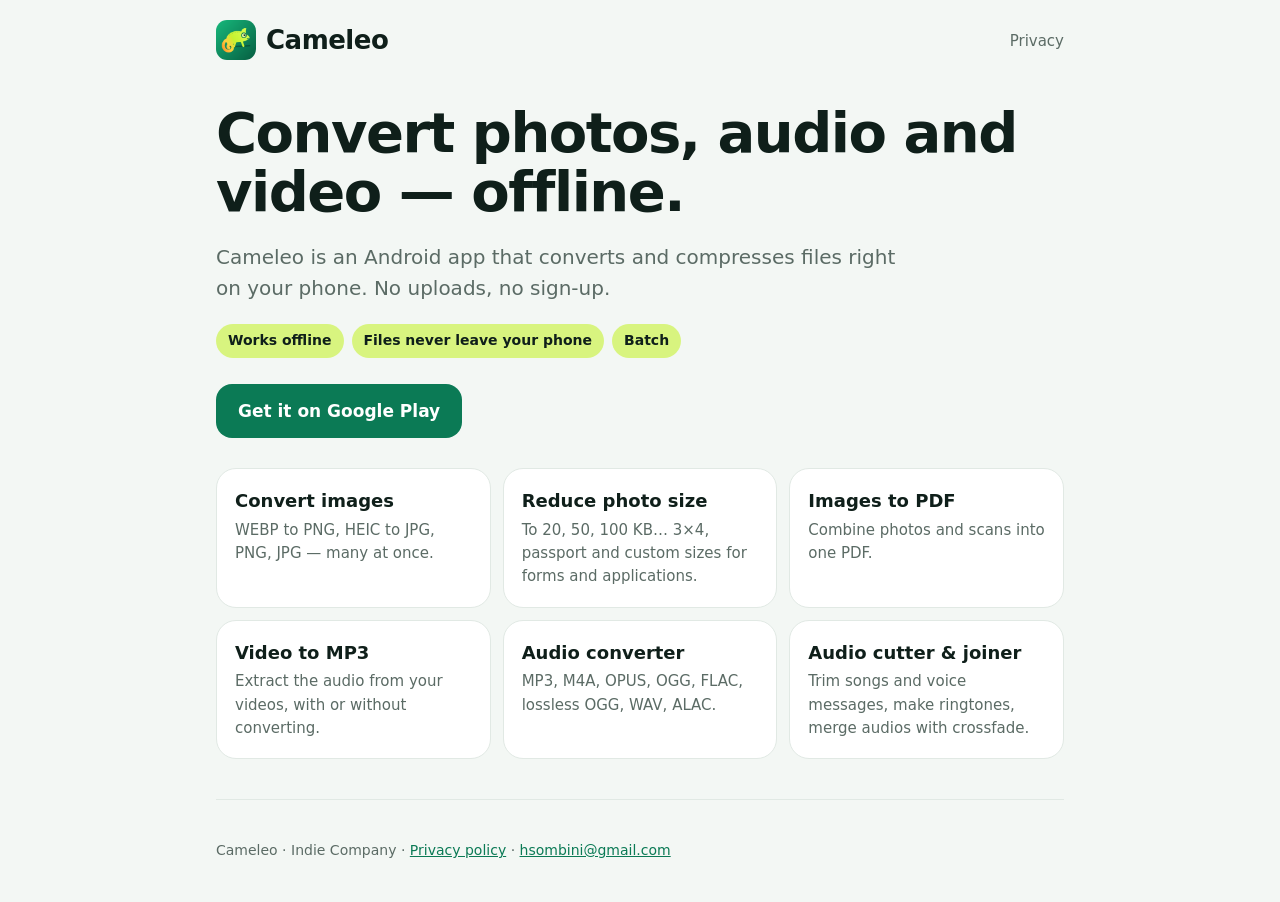
<file: index.html>
<!doctype html>
<html lang="en">
<head>
<meta charset="utf-8">
<meta name="viewport" content="width=device-width, initial-scale=1">
<title>Cameleo — Offline photo, audio &amp; video converter</title>
<meta name="description" content="Convert images (WEBP, HEIC, PNG, JPG), reduce photo size to KB, images to PDF, video to MP3, audio converter, cutter and joiner. 100% offline on Android.">
<link rel="icon" href="icon.png">
<link rel="stylesheet" href="style.css">
</head>
<body>
<div class="wrap">
  <header class="top">
    <a class="logo" href="./"><img src="icon.png" alt="">Cameleo</a>
    <nav class="top"><a href="privacy">Privacy</a></nav>
  </header>
  <h1>Convert photos, audio and video — offline.</h1>
  <p class="lead">Cameleo is an Android app that converts and compresses files right on your phone. No uploads, no sign-up.</p>
  <div class="badges"><span class="badge">Works offline</span><span class="badge">Files never leave your phone</span><span class="badge">Batch</span></div>
  <a class="cta" href="https://play.google.com/store/apps/details?id=tk.indiecompany.cameleo">Get it on Google Play</a>
  <div class="grid">
    <div class="card"><h3>Convert images</h3><p>WEBP to PNG, HEIC to JPG, PNG, JPG — many at once.</p></div>
    <div class="card"><h3>Reduce photo size</h3><p>To 20, 50, 100 KB… 3×4, passport and custom sizes for forms and applications.</p></div>
    <div class="card"><h3>Images to PDF</h3><p>Combine photos and scans into one PDF.</p></div>
    <div class="card"><h3>Video to MP3</h3><p>Extract the audio from your videos, with or without converting.</p></div>
    <div class="card"><h3>Audio converter</h3><p>MP3, M4A, OPUS, OGG, FLAC, lossless OGG, WAV, ALAC.</p></div>
    <div class="card"><h3>Audio cutter &amp; joiner</h3><p>Trim songs and voice messages, make ringtones, merge audios with crossfade.</p></div>
  </div>
  <footer>Cameleo · Indie Company · <a href="privacy">Privacy policy</a> · <a href="mailto:hsombini@gmail.com">hsombini@gmail.com</a></footer>
</div>
</body>
</html>
</file>
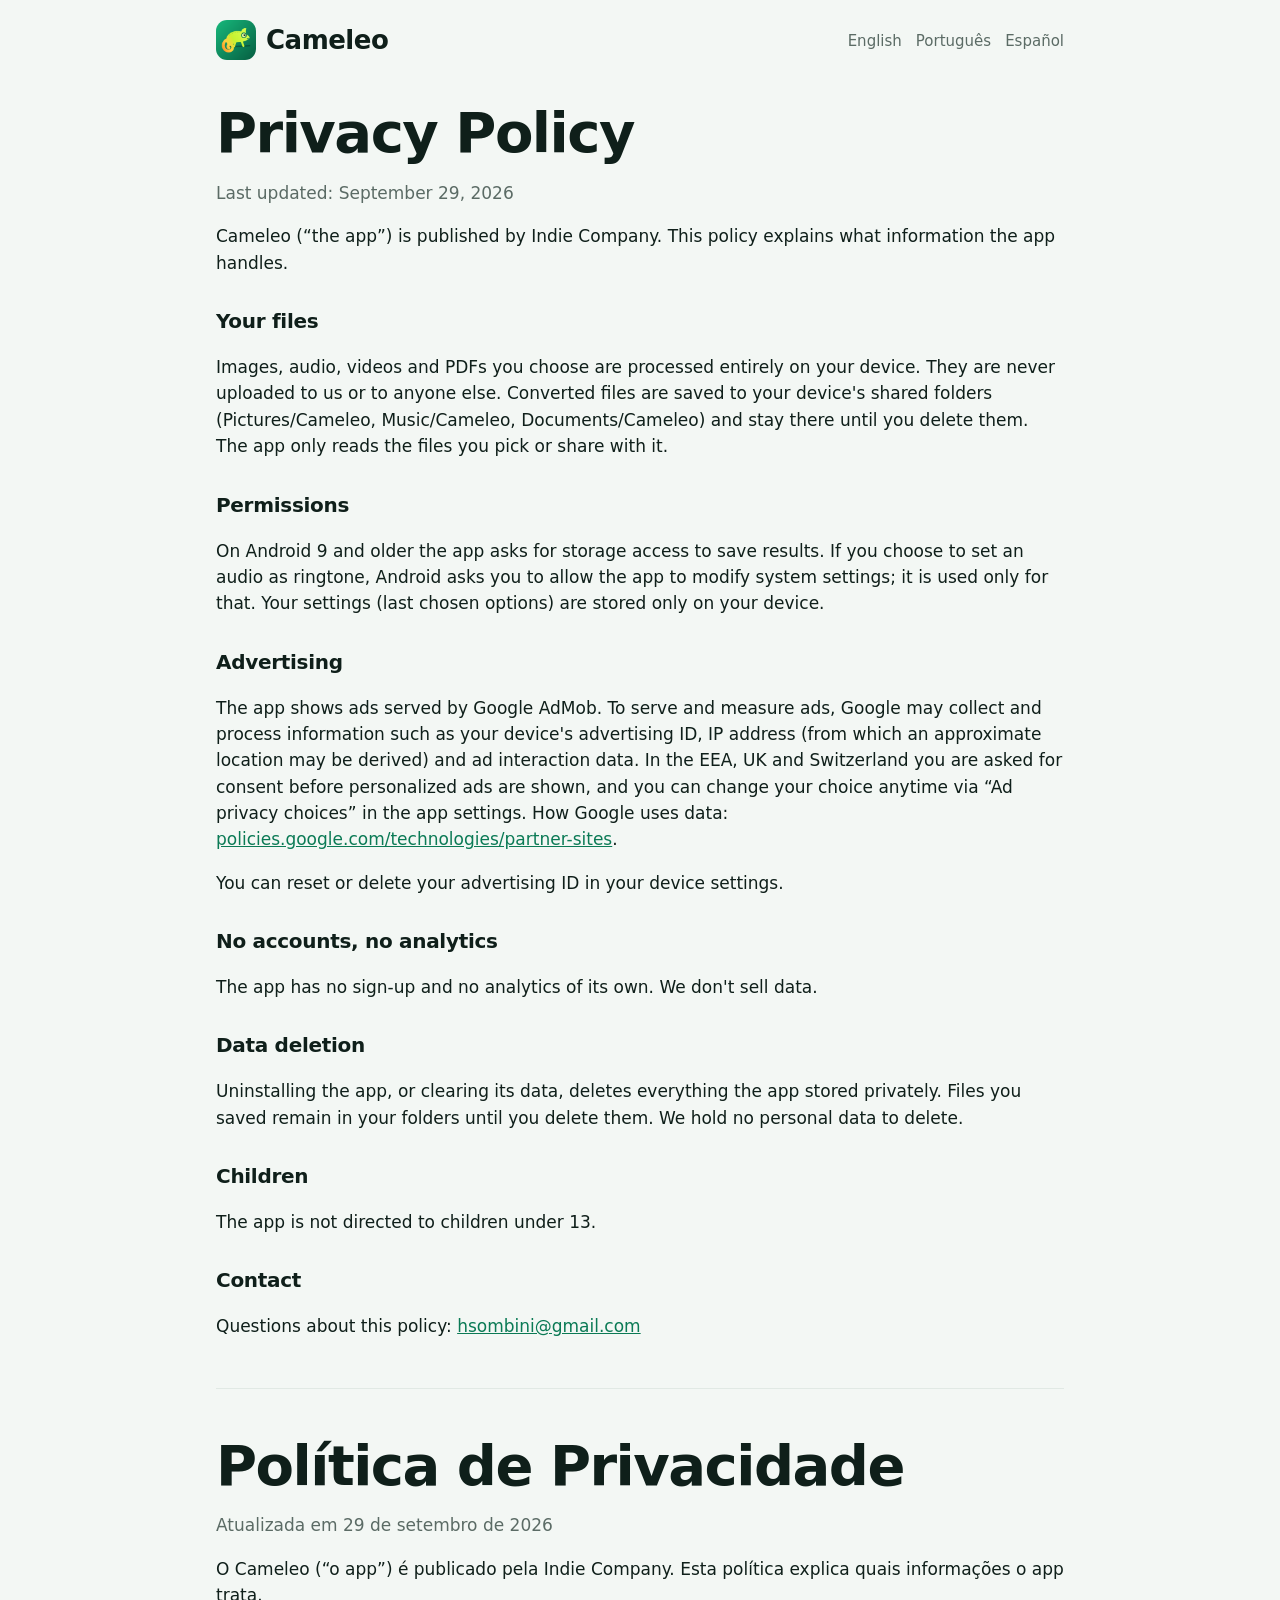
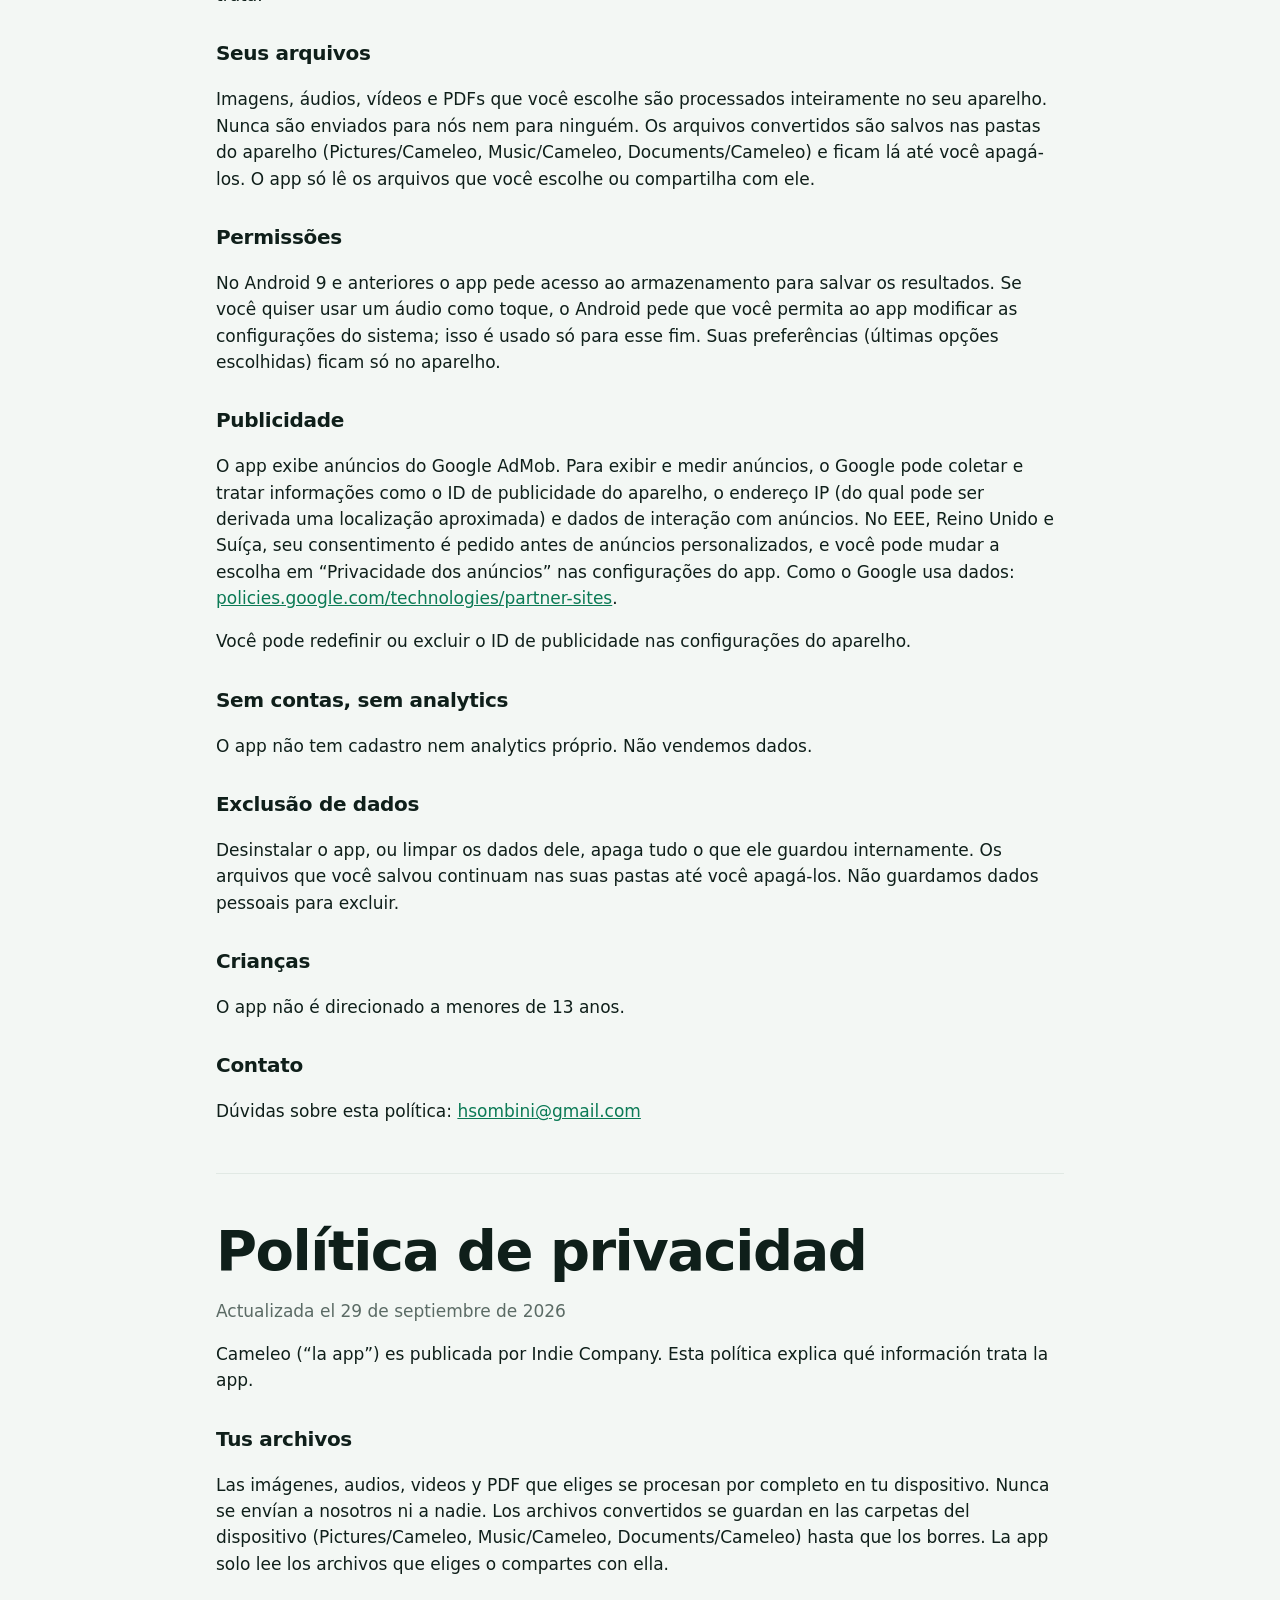
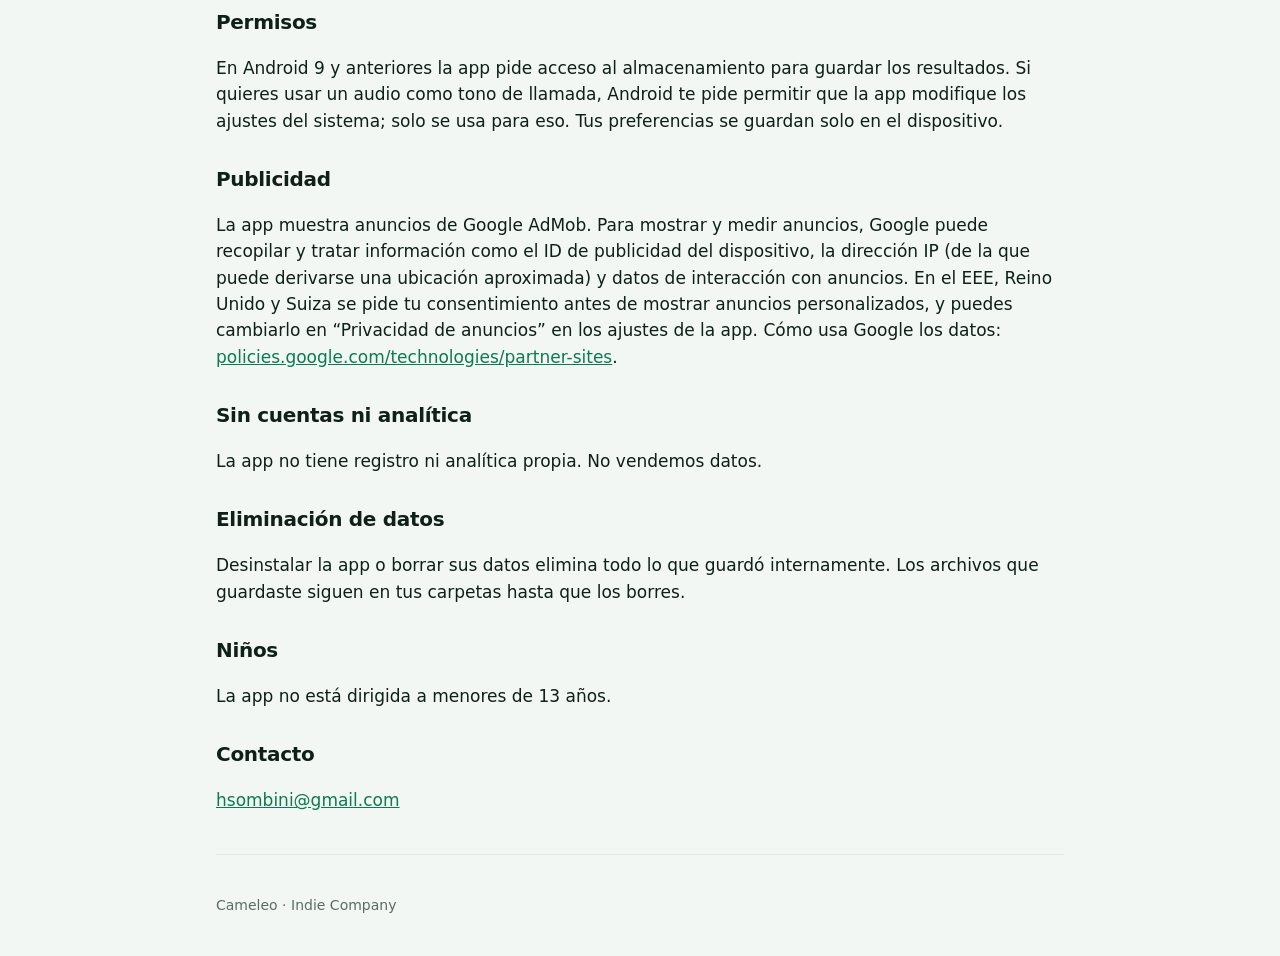
<file: privacy.html>
<!doctype html>
<html lang="en">
<head>
<meta charset="utf-8">
<meta name="viewport" content="width=device-width, initial-scale=1">
<title>Cameleo — Privacy Policy</title>
<link rel="icon" href="icon.png">
<link rel="stylesheet" href="style.css">
</head>
<body>
<div class="wrap doc">
  <header class="top">
    <a class="logo" href="./"><img src="icon.png" alt="">Cameleo</a>
    <nav class="top"><a href="#en">English</a><a href="#pt">Português</a><a href="#es">Español</a></nav>
  </header>

  <article id="en" lang="en">
    <h1>Privacy Policy</h1>
    <p class="muted">Last updated: September 29, 2026</p>
    <p>Cameleo (“the app”) is published by Indie Company. This policy explains what information the app handles.</p>
    <h2>Your files</h2>
    <p>Images, audio, videos and PDFs you choose are processed entirely on your device. They are never uploaded to us or to anyone else. Converted files are saved to your device's shared folders (Pictures/Cameleo, Music/Cameleo, Documents/Cameleo) and stay there until you delete them. The app only reads the files you pick or share with it.</p>
    <h2>Permissions</h2>
    <p>On Android 9 and older the app asks for storage access to save results. If you choose to set an audio as ringtone, Android asks you to allow the app to modify system settings; it is used only for that. Your settings (last chosen options) are stored only on your device.</p>
    <h2>Advertising</h2>
    <p>The app shows ads served by Google AdMob. To serve and measure ads, Google may collect and process information such as your device's advertising ID, IP address (from which an approximate location may be derived) and ad interaction data. In the EEA, UK and Switzerland you are asked for consent before personalized ads are shown, and you can change your choice anytime via “Ad privacy choices” in the app settings. How Google uses data: <a href="https://policies.google.com/technologies/partner-sites">policies.google.com/technologies/partner-sites</a>.</p>
    <p>You can reset or delete your advertising ID in your device settings.</p>
    <h2>No accounts, no analytics</h2>
    <p>The app has no sign-up and no analytics of its own. We don't sell data.</p>
    <h2>Data deletion</h2>
    <p>Uninstalling the app, or clearing its data, deletes everything the app stored privately. Files you saved remain in your folders until you delete them. We hold no personal data to delete.</p>
    <h2>Children</h2>
    <p>The app is not directed to children under 13.</p>
    <h2>Contact</h2>
    <p>Questions about this policy: <a href="mailto:hsombini@gmail.com">hsombini@gmail.com</a></p>
  </article>

  <hr style="margin:48px 0;border:0;border-top:1px solid var(--line)">

  <article id="pt" lang="pt-BR">
    <h1>Política de Privacidade</h1>
    <p class="muted">Atualizada em 29 de setembro de 2026</p>
    <p>O Cameleo (“o app”) é publicado pela Indie Company. Esta política explica quais informações o app trata.</p>
    <h2>Seus arquivos</h2>
    <p>Imagens, áudios, vídeos e PDFs que você escolhe são processados inteiramente no seu aparelho. Nunca são enviados para nós nem para ninguém. Os arquivos convertidos são salvos nas pastas do aparelho (Pictures/Cameleo, Music/Cameleo, Documents/Cameleo) e ficam lá até você apagá-los. O app só lê os arquivos que você escolhe ou compartilha com ele.</p>
    <h2>Permissões</h2>
    <p>No Android 9 e anteriores o app pede acesso ao armazenamento para salvar os resultados. Se você quiser usar um áudio como toque, o Android pede que você permita ao app modificar as configurações do sistema; isso é usado só para esse fim. Suas preferências (últimas opções escolhidas) ficam só no aparelho.</p>
    <h2>Publicidade</h2>
    <p>O app exibe anúncios do Google AdMob. Para exibir e medir anúncios, o Google pode coletar e tratar informações como o ID de publicidade do aparelho, o endereço IP (do qual pode ser derivada uma localização aproximada) e dados de interação com anúncios. No EEE, Reino Unido e Suíça, seu consentimento é pedido antes de anúncios personalizados, e você pode mudar a escolha em “Privacidade dos anúncios” nas configurações do app. Como o Google usa dados: <a href="https://policies.google.com/technologies/partner-sites">policies.google.com/technologies/partner-sites</a>.</p>
    <p>Você pode redefinir ou excluir o ID de publicidade nas configurações do aparelho.</p>
    <h2>Sem contas, sem analytics</h2>
    <p>O app não tem cadastro nem analytics próprio. Não vendemos dados.</p>
    <h2>Exclusão de dados</h2>
    <p>Desinstalar o app, ou limpar os dados dele, apaga tudo o que ele guardou internamente. Os arquivos que você salvou continuam nas suas pastas até você apagá-los. Não guardamos dados pessoais para excluir.</p>
    <h2>Crianças</h2>
    <p>O app não é direcionado a menores de 13 anos.</p>
    <h2>Contato</h2>
    <p>Dúvidas sobre esta política: <a href="mailto:hsombini@gmail.com">hsombini@gmail.com</a></p>
  </article>

  <hr style="margin:48px 0;border:0;border-top:1px solid var(--line)">

  <article id="es" lang="es">
    <h1>Política de privacidad</h1>
    <p class="muted">Actualizada el 29 de septiembre de 2026</p>
    <p>Cameleo (“la app”) es publicada por Indie Company. Esta política explica qué información trata la app.</p>
    <h2>Tus archivos</h2>
    <p>Las imágenes, audios, videos y PDF que eliges se procesan por completo en tu dispositivo. Nunca se envían a nosotros ni a nadie. Los archivos convertidos se guardan en las carpetas del dispositivo (Pictures/Cameleo, Music/Cameleo, Documents/Cameleo) hasta que los borres. La app solo lee los archivos que eliges o compartes con ella.</p>
    <h2>Permisos</h2>
    <p>En Android 9 y anteriores la app pide acceso al almacenamiento para guardar los resultados. Si quieres usar un audio como tono de llamada, Android te pide permitir que la app modifique los ajustes del sistema; solo se usa para eso. Tus preferencias se guardan solo en el dispositivo.</p>
    <h2>Publicidad</h2>
    <p>La app muestra anuncios de Google AdMob. Para mostrar y medir anuncios, Google puede recopilar y tratar información como el ID de publicidad del dispositivo, la dirección IP (de la que puede derivarse una ubicación aproximada) y datos de interacción con anuncios. En el EEE, Reino Unido y Suiza se pide tu consentimiento antes de mostrar anuncios personalizados, y puedes cambiarlo en “Privacidad de anuncios” en los ajustes de la app. Cómo usa Google los datos: <a href="https://policies.google.com/technologies/partner-sites">policies.google.com/technologies/partner-sites</a>.</p>
    <h2>Sin cuentas ni analítica</h2>
    <p>La app no tiene registro ni analítica propia. No vendemos datos.</p>
    <h2>Eliminación de datos</h2>
    <p>Desinstalar la app o borrar sus datos elimina todo lo que guardó internamente. Los archivos que guardaste siguen en tus carpetas hasta que los borres.</p>
    <h2>Niños</h2>
    <p>La app no está dirigida a menores de 13 años.</p>
    <h2>Contacto</h2>
    <p><a href="mailto:hsombini@gmail.com">hsombini@gmail.com</a></p>
  </article>
  <footer>Cameleo · Indie Company</footer>
</div>
</body>
</html>
</file>
<file: style.css>
:root {
  --bg: #f3f7f4; --card: #ffffff; --ink: #0f1f1a; --mute: #5b6b65; --line: #e1e9e4;
  --primary: #0b7a55; --lime: #c6f432;
}
@media (prefers-color-scheme: dark) {
  :root { --bg: #0c1411; --card: #15201c; --ink: #e7f0eb; --mute: #93a39c; --line: #24332d; --primary: #3ddc97; }
}
* { box-sizing: border-box; }
html { -webkit-text-size-adjust: 100%; }
body { margin: 0; background: var(--bg); color: var(--ink); font: 17px/1.55 system-ui, -apple-system, "Segoe UI", Roboto, sans-serif; }
a { color: var(--primary); }
.wrap { max-width: 880px; margin: 0 auto; padding: 0 16px; }
header.top { display: flex; align-items: center; justify-content: space-between; gap: 12px; padding: 20px 0; flex-wrap: wrap; }
.logo { display: flex; align-items: center; gap: 10px; font-weight: 900; font-size: 26px; letter-spacing: -.5px; color: var(--ink); text-decoration: none; }
.logo img { width: 40px; height: 40px; border-radius: 11px; }
nav.top a { margin-left: 14px; color: var(--mute); text-decoration: none; font-size: 15px; }
h1 { font-size: clamp(34px, 7vw, 56px); line-height: 1.05; letter-spacing: -1.5px; margin: 24px 0 14px; font-weight: 900; }
h2 { font-size: 24px; letter-spacing: -.3px; margin: 30px 0 8px; }
.lead { font-size: 20px; color: var(--mute); max-width: 34em; }
.badges { display: flex; gap: 8px; flex-wrap: wrap; margin: 18px 0 26px; }
.badge { background: color-mix(in srgb, var(--lime) 60%, transparent); color: var(--ink); border-radius: 20px; padding: 6px 12px; font-weight: 800; font-size: 14px; }
.cta { display: inline-block; background: var(--primary); color: #fff; font-weight: 800; padding: 14px 22px; border-radius: 16px; text-decoration: none; }
@media (prefers-color-scheme: dark) { .cta { color: #052e1f; } }
.grid { display: grid; grid-template-columns: repeat(auto-fit, minmax(240px, 1fr)); gap: 12px; margin: 30px 0; }
.card { background: var(--card); border: 1px solid var(--line); border-radius: 20px; padding: 18px; }
.card h3 { margin: 0 0 4px; font-size: 18px; }
.card p { margin: 0; color: var(--mute); font-size: 15px; }
.doc h2 { font-size: 20px; }
.muted { color: var(--mute); }
footer { color: var(--mute); font-size: 14px; padding: 40px 0; border-top: 1px solid var(--line); margin-top: 40px; }
</file>
